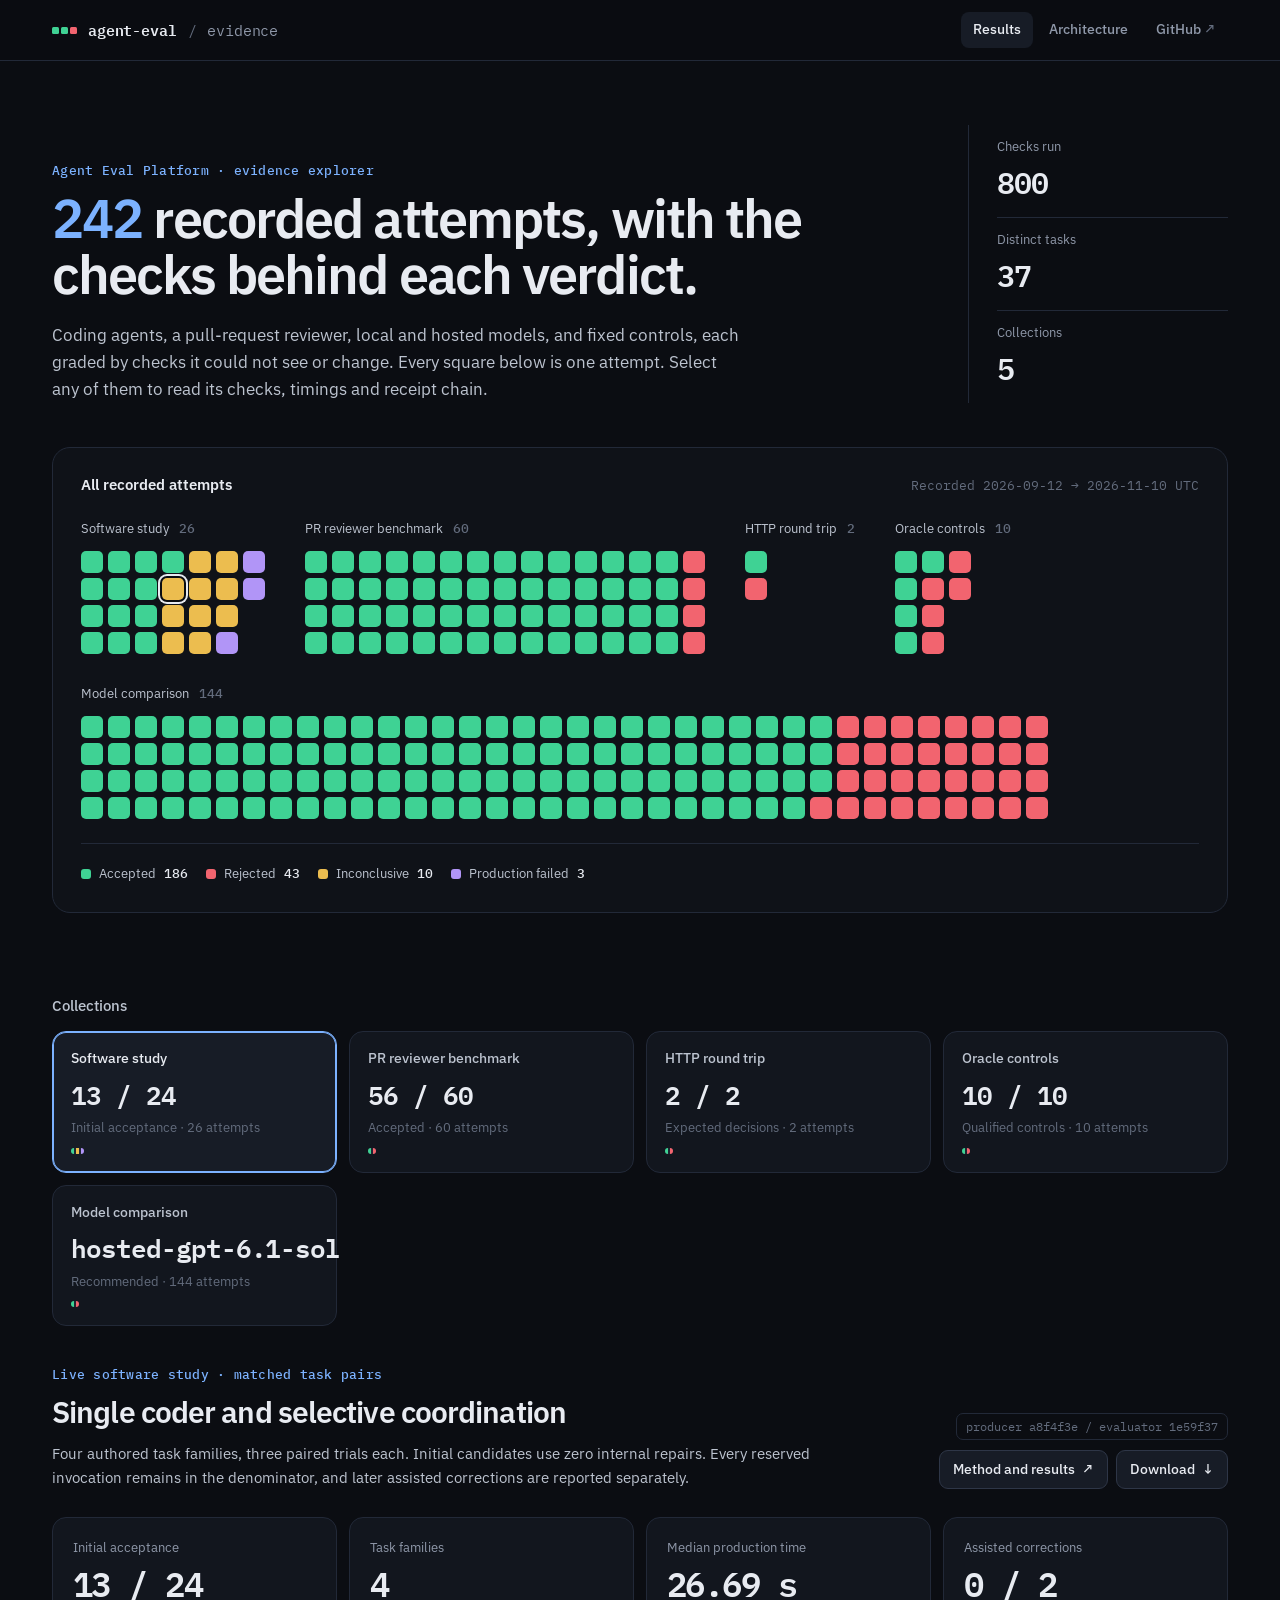
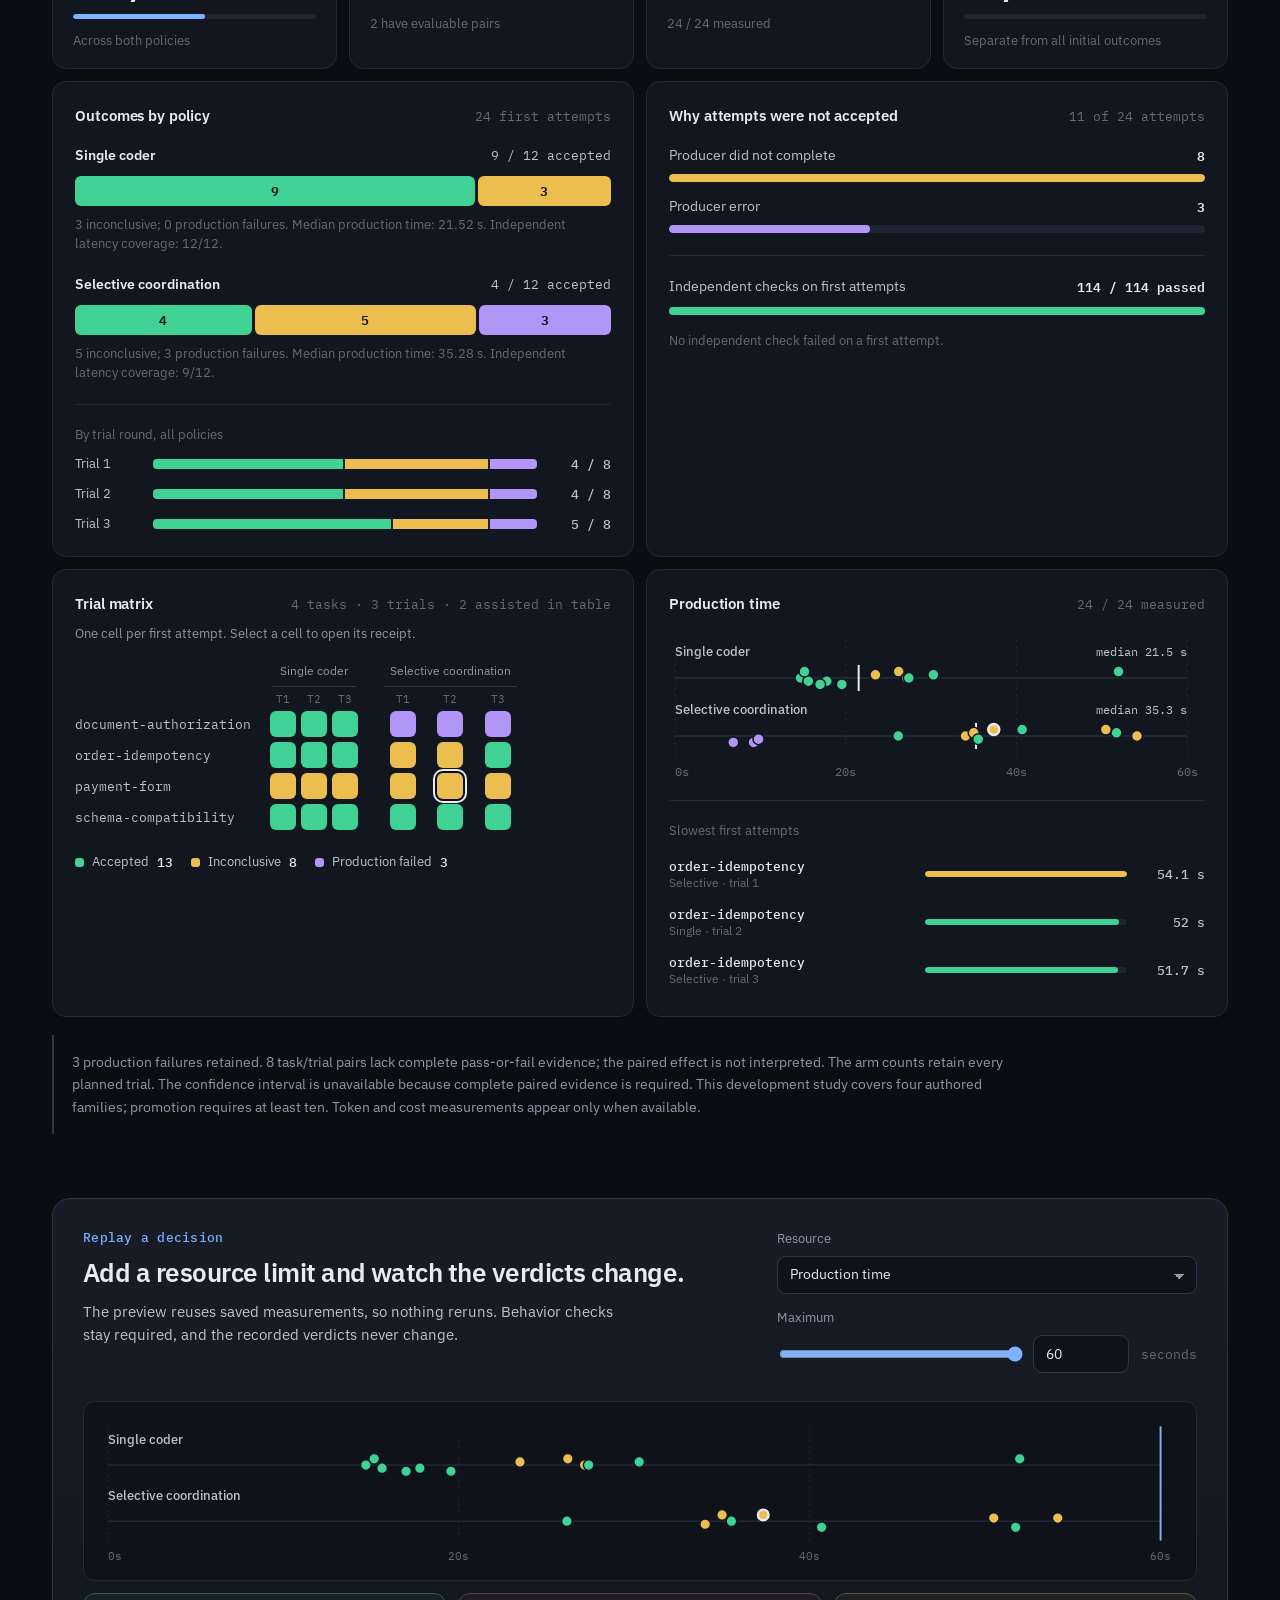
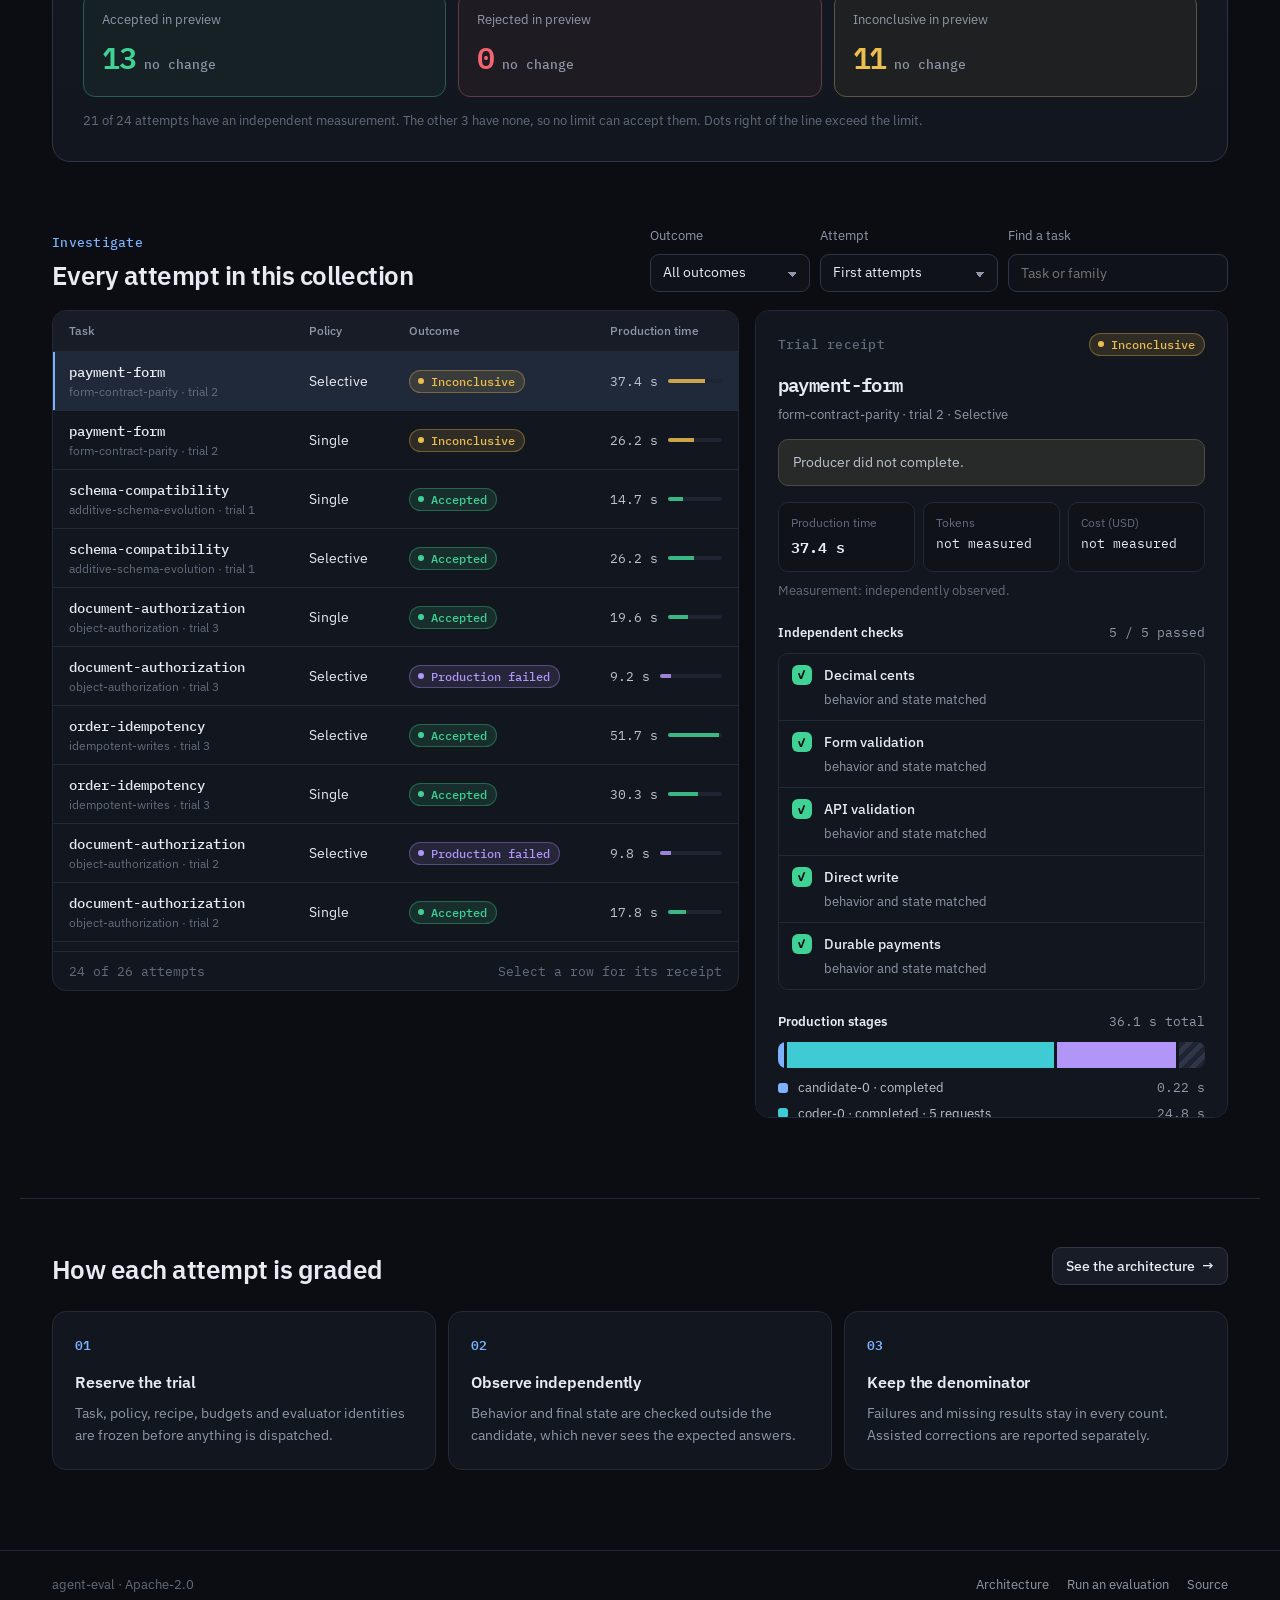
<file: docs/index.html>
<!doctype html>
<html lang="en">
<head>
  <meta charset="utf-8">
  <meta name="viewport" content="width=device-width, initial-scale=1">
  <meta name="description" content="Recorded agent evaluations: every trial, the independent checks behind each verdict, and replayable resource policies.">
  <meta name="theme-color" content="#0b0d12">
  <meta name="color-scheme" content="dark">
  <title>Evidence explorer · Agent Eval</title>
  <link rel="icon" href="favicon.svg" type="image/svg+xml">
  <link rel="preconnect" href="https://fonts.googleapis.com">
  <link rel="preconnect" href="https://fonts.gstatic.com" crossorigin>
  <link rel="stylesheet" href="https://fonts.googleapis.com/css2?family=IBM+Plex+Mono:wght@400;500;600&family=IBM+Plex+Sans:wght@400;500;600;700&display=swap">
  <link rel="stylesheet" href="site.css">
  <script src="evidence.mjs" type="module"></script>
</head>
<body>
  <header class="site-header">
    <div class="wrap header-inner">
      <a class="wordmark" href="./" aria-label="Agent Eval evidence explorer"><span class="mark" aria-hidden="true"><i></i><i></i><i></i></span>agent-eval<span class="slash">/</span><span class="page">evidence</span></a>
      <nav class="site-nav" aria-label="Primary">
        <a href="./" aria-current="page">Results</a>
        <a href="architecture.html">Architecture</a>
        <a href="https://github.com/wuchris-ch/agent-eval-platform">GitHub<span class="ext" aria-hidden="true">↗</span></a>
      </nav>
    </div>
  </header>

  <main>
    <section class="wrap hero" aria-labelledby="hero-title">
      <div class="hero-grid">
        <div>
          <p class="kicker">Agent Eval Platform · evidence explorer</p>
          <h1 id="hero-title">Recorded attempts, with the checks behind each verdict.</h1>
          <p class="lead">Coding agents, a pull-request reviewer, local and hosted models, and fixed controls, each graded by checks it could not see or change. Every square below is one attempt. Select any of them to read its checks, timings and receipt chain.</p>
        </div>
        <dl class="hero-stats" id="hero-stats"></dl>
      </div>
      <div class="overview">
        <div class="overview-head">
          <h2>All recorded attempts</h2>
          <p id="published">Loading evidence</p>
        </div>
        <div class="waffles" id="overview"></div>
        <ul class="legend" id="overview-legend"></ul>
      </div>
      <p class="status" id="status" role="status" aria-live="polite"></p>
    </section>

    <section class="wrap collections" aria-label="Evidence collections">
      <div class="section-label"><h2>Collections</h2></div>
      <div class="tabs" id="tabs" role="tablist" aria-label="Evidence collection"></div>
    </section>

    <section class="wrap collection" id="collection" aria-labelledby="collection-title">
      <div class="collection-head">
        <div>
          <p class="kicker" id="kind"></p>
          <h2 id="collection-title">Loading</h2>
          <p class="description" id="description"></p>
        </div>
        <div class="collection-links">
          <span class="revision" id="revision"></span>
          <div class="link-row">
            <a class="btn" id="report-link">Method and results <span aria-hidden="true">↗</span></a>
            <a class="btn" id="download" download>Download <span aria-hidden="true">↓</span></a>
          </div>
        </div>
      </div>
      <div class="metrics" id="metrics"></div>
      <div class="charts">
        <article class="card span-6">
          <div class="card-head"><h3>Outcomes by policy</h3><p id="arms-meta"></p></div>
          <div id="arms"></div>
          <div class="by-trial" id="by-trial"></div>
        </article>
        <article class="card span-6">
          <div class="card-head"><h3>Why attempts were not accepted</h3><p id="reasons-meta"></p></div>
          <div id="reasons"></div>
          <div class="checks-summary" id="checks-summary"></div>
        </article>
        <article class="card span-6" id="matrix-card">
          <div class="card-head"><h3>Trial matrix</h3><p id="matrix-meta"></p></div>
          <p class="card-note">One cell per first attempt. Select a cell to open its receipt.</p>
          <div class="matrix-scroll"><div class="matrix-blocks" id="matrix"></div></div>
          <ul class="legend matrix-legend" id="matrix-legend"></ul>
        </article>
        <article class="card span-6" id="timing-card">
          <div class="card-head"><h3 id="timing-title">Timing</h3><p id="timing-meta"></p></div>
          <div id="timing"></div>
          <div class="slowest" id="slowest"></div>
        </article>
      </div>
      <p class="inference" id="inference"></p>
    </section>

    <section class="wrap policy" id="policy-section" aria-labelledby="policy-title" hidden>
      <div class="policy-card">
        <div class="policy-top">
          <div>
            <p class="kicker">Replay a decision</p>
            <h2 id="policy-title">Add a resource limit and watch the verdicts change.</h2>
            <p>The preview reuses saved measurements, so nothing reruns. Behavior checks stay required, and the recorded verdicts never change.</p>
          </div>
          <div class="controls">
            <label class="field">Resource
              <select id="policy-metric">
                <option value="latency_ms">Production time</option>
                <option value="total_tokens">Total tokens</option>
                <option value="cost_usd">Cost (USD)</option>
                <option value="none">Behavior checks only</option>
              </select>
            </label>
            <div class="field">
              <label for="policy-limit">Maximum</label>
              <div class="limit-row">
                <input id="policy-range" type="range" min="0" max="60" step="0.5" value="60" aria-label="Maximum, slider">
                <input id="policy-limit" type="number" min="0" step="any" value="60">
                <span class="unit" id="policy-unit">seconds</span>
              </div>
            </div>
          </div>
        </div>
        <div class="policy-plot" id="policy-plot"></div>
        <div class="policy-result" id="policy-preview"></div>
        <p class="policy-note" id="policy-note">A limit needs an independent measurement. Attempts without one become inconclusive in the preview.</p>
      </div>
    </section>

    <section class="wrap trials" id="trials" aria-labelledby="trials-title">
      <div class="trials-head">
        <div>
          <p class="kicker">Investigate</p>
          <h2 id="trials-title">Every attempt in this collection</h2>
        </div>
        <div class="filters">
          <label class="field">Outcome
            <select id="outcome">
              <option value="all">All outcomes</option>
              <option value="pass">Accepted</option>
              <option value="fail">Rejected</option>
              <option value="inconclusive">Inconclusive</option>
              <option value="production_failed">Production failed</option>
              <option value="pending">Pending</option>
            </select>
          </label>
          <label class="field">Attempt
            <select id="attempt">
              <option value="initial">First attempts</option>
              <option value="assisted_correction">Assisted corrections</option>
              <option value="all">All attempts</option>
            </select>
          </label>
          <label class="field search">Find a task
            <input id="search" type="search" placeholder="Task or family" autocomplete="off">
          </label>
        </div>
      </div>
      <div class="trial-layout">
        <div class="table-card">
          <div class="table-scroll">
            <table>
              <thead><tr><th scope="col">Task</th><th scope="col">Policy</th><th scope="col">Outcome</th><th scope="col" id="latency-heading">Time</th></tr></thead>
              <tbody id="rows"></tbody>
            </table>
            <p id="empty" hidden>No attempts match these filters.</p>
          </div>
          <div class="table-foot"><span id="row-count"></span><span>Select a row for its receipt</span></div>
        </div>
        <aside class="receipt" id="detail" aria-live="polite" aria-label="Trial receipt"></aside>
      </div>
    </section>

    <section class="wrap method" aria-labelledby="method-title">
      <div class="method-head">
        <h2 id="method-title">How each attempt is graded</h2>
        <a class="btn" href="architecture.html">See the architecture <span aria-hidden="true">→</span></a>
      </div>
      <ol class="steps">
        <li><h3>Reserve the trial</h3><p>Task, policy, recipe, budgets and evaluator identities are frozen before anything is dispatched.</p></li>
        <li><h3>Observe independently</h3><p>Behavior and final state are checked outside the candidate, which never sees the expected answers.</p></li>
        <li><h3>Keep the denominator</h3><p>Failures and missing results stay in every count. Assisted corrections are reported separately.</p></li>
      </ol>
    </section>
  </main>

  <footer class="site-footer">
    <div class="wrap footer-inner">
      <span>agent-eval · Apache-2.0</span>
      <nav aria-label="Footer">
        <a href="architecture.html">Architecture</a>
        <a href="https://github.com/wuchris-ch/agent-eval-platform#reproduce">Run an evaluation</a>
        <a href="https://github.com/wuchris-ch/agent-eval-platform">Source</a>
      </nav>
    </div>
  </footer>
  <div class="tooltip" id="tooltip" role="tooltip" hidden></div>
</body>
</html>
</file>
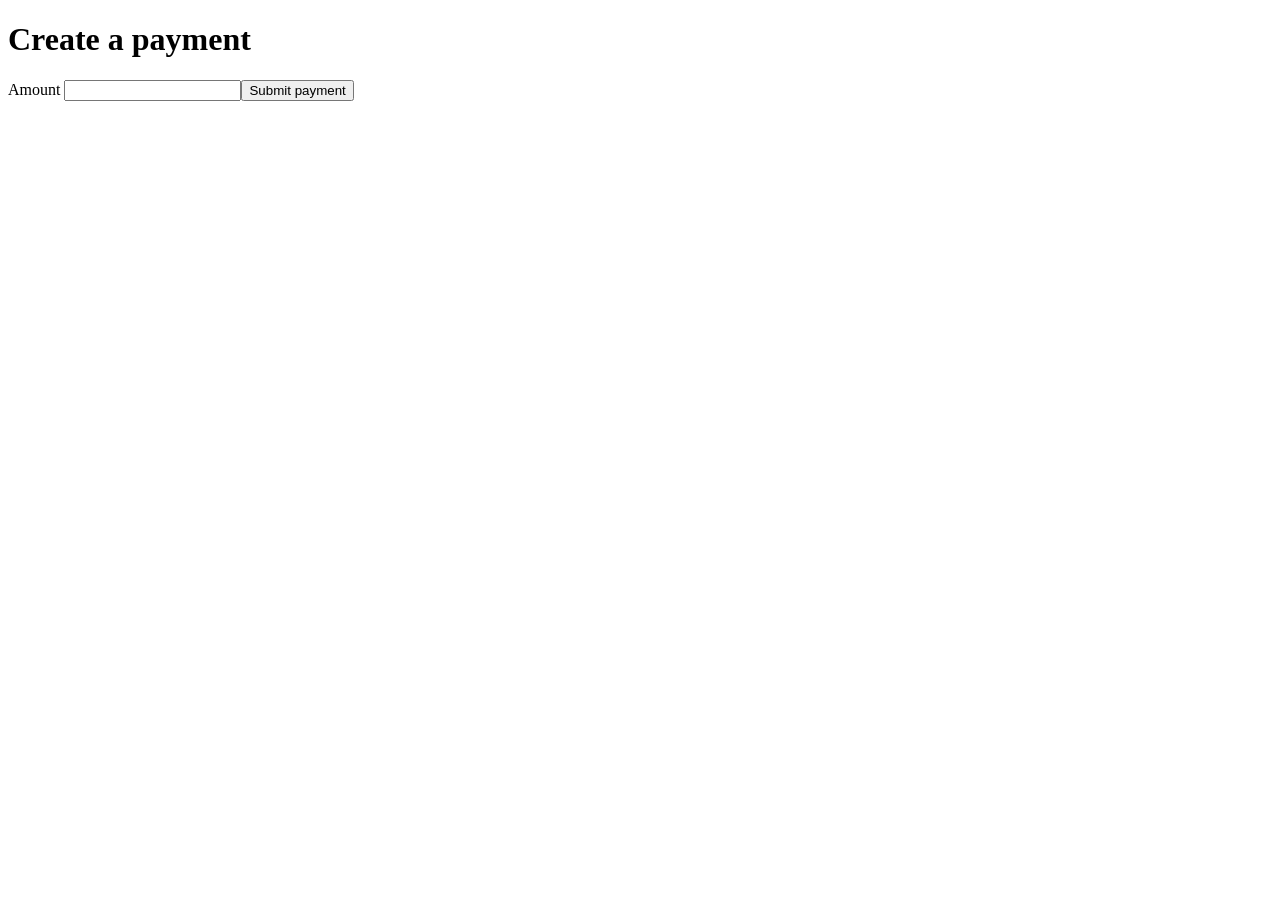
<file: benchmarks/software-corpus/v1/tasks/payment-form/public/index.html>
<!doctype html><html lang="en"><head><meta charset="utf-8"><meta name="viewport" content="width=device-width,initial-scale=1"><title>Payment form</title></head><body><main><h1>Create a payment</h1><form id="payment"><label>Amount <input id="amount" inputmode="decimal" aria-describedby="error"></label><button>Submit payment</button></form><p id="error" role="alert"></p><output id="receipt" aria-live="polite"></output></main><script type="module">import {submitForm} from './client.mjs';document.querySelector('#payment').onsubmit=async event=>{event.preventDefault();const result=await submitForm(document.querySelector('#amount').value,async payload=>{const response=await fetch('/payments',{method:'POST',headers:{'content-type':'application/json'},body:JSON.stringify(payload)});return response.json();});document.querySelector('#error').textContent=result.field_error||'';document.querySelector('#receipt').textContent=result.receipt?`Payment ${result.receipt.id}: $${(result.receipt.amount_minor/100).toFixed(2)}`:'';};</script></body></html>
</file>
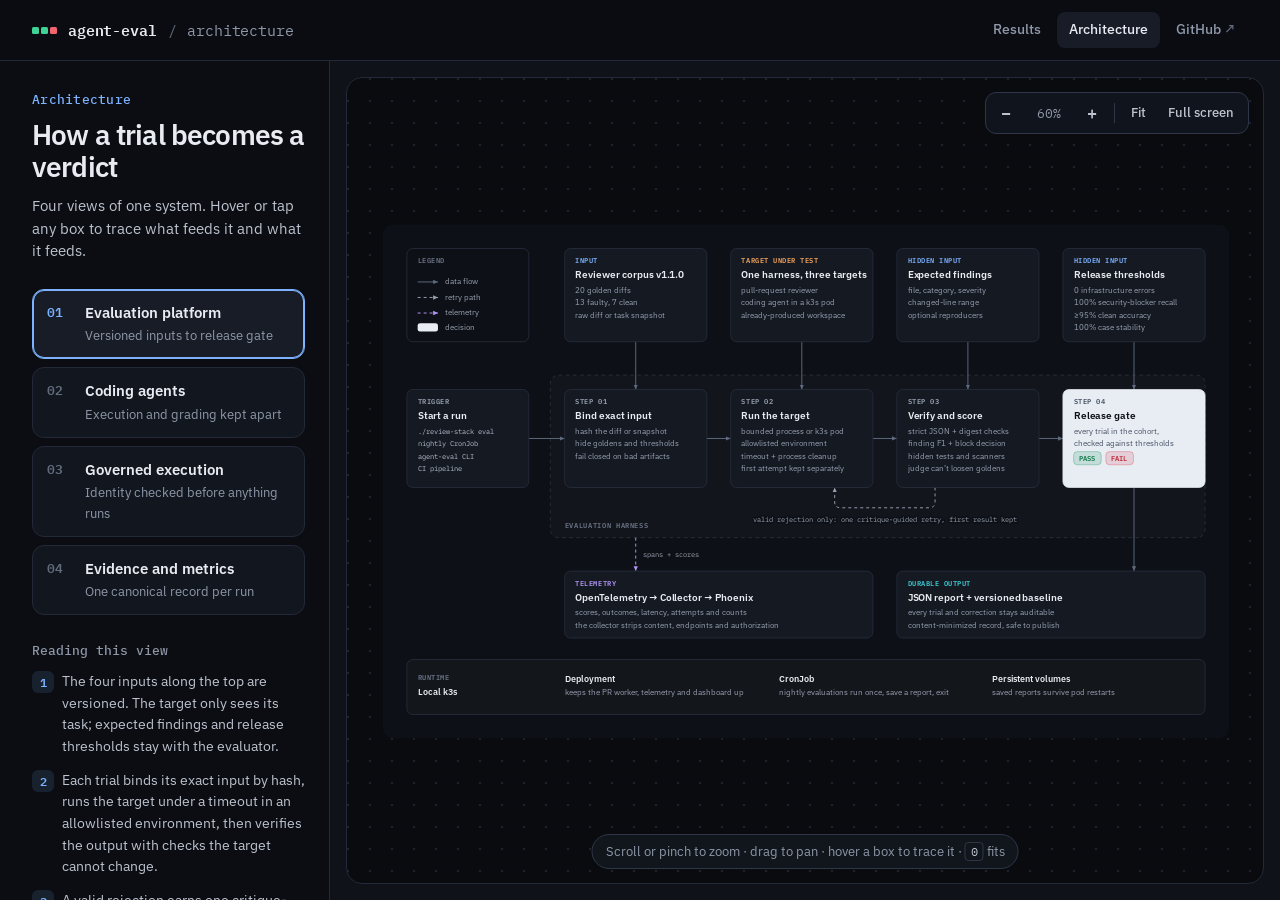
<file: docs/architecture.html>
<!doctype html>
<html lang="en">
<head>
  <meta charset="utf-8">
  <meta name="viewport" content="width=device-width, initial-scale=1">
  <meta name="description" content="Interactive architecture diagrams for the Agent Eval platform: how a trial moves from versioned input to recorded verdict.">
  <meta name="theme-color" content="#0b0d12">
  <meta name="color-scheme" content="dark">
  <title>Architecture · Agent Eval</title>
  <link rel="icon" href="favicon.svg" type="image/svg+xml">
  <link rel="preconnect" href="https://fonts.googleapis.com">
  <link rel="preconnect" href="https://fonts.gstatic.com" crossorigin>
  <link rel="stylesheet" href="https://fonts.googleapis.com/css2?family=IBM+Plex+Mono:wght@400;500;600&family=IBM+Plex+Sans:wght@400;500;600;700&display=swap">
  <link rel="stylesheet" href="site.css">
  <script src="architecture.mjs" type="module"></script>
</head>
<body class="arch-body">
  <header class="site-header">
    <div class="header-inner wide">
      <a class="wordmark" href="./" aria-label="Agent Eval evidence explorer"><span class="mark" aria-hidden="true"><i></i><i></i><i></i></span>agent-eval<span class="slash">/</span><span class="page">architecture</span></a>
      <nav class="site-nav" aria-label="Primary">
        <a href="./">Results</a>
        <a href="architecture.html" aria-current="page">Architecture</a>
        <a href="https://github.com/wuchris-ch/agent-eval-platform">GitHub<span class="ext" aria-hidden="true">↗</span></a>
      </nav>
    </div>
  </header>

  <div class="arch-layout">
    <aside class="arch-side">
      <div class="arch-intro">
        <p class="kicker">Architecture</p>
        <h1>How a trial becomes a verdict</h1>
        <p class="lead">Four views of one system. Hover or tap any box to trace what feeds it and what it feeds.</p>
      </div>

      <ul class="diagram-list" aria-label="Diagrams">
        <li><button type="button" class="diagram-item" data-diagram="platform" data-src="local-review-platform.svg" aria-current="true"><span class="n">01</span><strong>Evaluation platform</strong><span>Versioned inputs to release gate</span></button></li>
        <li><button type="button" class="diagram-item" data-diagram="coding" data-src="coding-agent-evaluation.svg" aria-current="false"><span class="n">02</span><strong>Coding agents</strong><span>Execution and grading kept apart</span></button></li>
        <li><button type="button" class="diagram-item" data-diagram="governance" data-src="governed-run.svg" aria-current="false"><span class="n">03</span><strong>Governed execution</strong><span>Identity checked before anything runs</span></button></li>
        <li><button type="button" class="diagram-item" data-diagram="metrics" data-src="metrics-flow.svg" aria-current="false"><span class="n">04</span><strong>Evidence and metrics</strong><span>One canonical record per run</span></button></li>
      </ul>

      <section class="reading" aria-live="polite">
        <h2>Reading this view</h2>
        <ol data-for="platform">
          <li>The four inputs along the top are versioned. The target only sees its task; expected findings and release thresholds stay with the evaluator.</li>
          <li>Each trial binds its exact input by hash, runs the target under a timeout in an allowlisted environment, then verifies the output with checks the target cannot change.</li>
          <li>A valid rejection earns one critique-guided retry. The first result is kept and reported separately.</li>
          <li>The release gate turns the whole cohort into PASS or FAIL and writes an auditable JSON report. Telemetry leaves through a collector that strips content.</li>
        </ol>
        <ol data-for="coding" hidden>
          <li>The agent edits a workspace inside its own pod, and its provider log streams out as JSONL while it works.</li>
          <li>After exit or timeout, leftover processes are stopped. The workspace is copied only after three clean process scans.</li>
          <li>Three independent sources examine the result: usage and timing, hidden tests run from a separate evaluator pod over one TCP port, and static inspection of the workspace.</li>
          <li>The acceptance policy needs all of them. Missing evidence fails closed and is still recorded as an explicit outcome.</li>
        </ol>
        <ol data-for="governance" hidden>
          <li>Admission comes before any side effect: no cluster setup, image work, credential loading or model call until the request, policy and registered identities pass.</li>
          <li>An admitted request gets a private snapshot of the exact task tree, used for this run only.</li>
          <li>Right before execution, the task, image, recipe and scanner identities are recomputed. Any mismatch stops the run.</li>
          <li>Both gates record their denials, so refused runs stay visible.</li>
        </ol>
        <ol data-for="metrics" hidden>
          <li><code>results.json</code> is the canonical record of a run. Missing values are explicit nulls, so a gap never reads as a zero.</li>
          <li><code>metrics.db</code> is a query projection over completed runs, used by compare and report.</li>
          <li><code>verify-run</code> recomputes the record and cross-checks it.</li>
          <li>OpenTelemetry export is optional, content-minimized and lossy, so it never stands in for the record.</li>
        </ol>
      </section>

      <div class="line-legend" aria-label="Legend">
        <div><svg width="34" height="10" aria-hidden="true"><path d="M1 5 H27" stroke="#5f6a7f" stroke-width="1.6"/><path d="M26 1 L33 5 L26 9 Z" fill="#5f6a7f"/></svg>Data flow</div>
        <div><svg width="34" height="10" aria-hidden="true"><path d="M1 5 H27" stroke="#98a1b1" stroke-width="1.6" stroke-dasharray="4 4"/><path d="M26 1 L33 5 L26 9 Z" fill="#98a1b1"/></svg>Retry path</div>
        <div><svg width="34" height="10" aria-hidden="true"><path d="M1 5 H27" stroke="#b195f7" stroke-width="1.6" stroke-dasharray="4 4"/><path d="M26 1 L33 5 L26 9 Z" fill="#b195f7"/></svg>Telemetry or optional export</div>
        <div><svg width="34" height="10" aria-hidden="true"><path d="M1 5 H27" stroke="#f2646f" stroke-width="1.6" stroke-dasharray="4 4"/><path d="M26 1 L33 5 L26 9 Z" fill="#f2646f"/></svg>Denial</div>
        <div><span class="box" aria-hidden="true"></span>Decision point</div>
      </div>
    </aside>

    <section class="stage-wrap" aria-label="Diagram viewer">
      <div class="stage" id="stage">
        <div class="canvas" id="canvas"></div>
        <div class="toolbar" role="group" aria-label="Diagram controls">
          <button type="button" class="icon" data-action="zoom-out" aria-label="Zoom out">−</button>
          <output id="zoom-level" aria-live="polite">100%</output>
          <button type="button" class="icon" data-action="zoom-in" aria-label="Zoom in">+</button>
          <span class="sep" aria-hidden="true"></span>
          <button type="button" data-action="fit">Fit</button>
          <button type="button" class="fs" data-action="fullscreen">Full screen</button>
        </div>
        <p class="hint">Scroll or pinch to zoom · drag to pan · hover a box to trace it · <kbd>0</kbd> fits</p>
      </div>
      <p class="stage-caption">Pinch to zoom, drag to pan, tap a box to trace it.</p>
    </section>
  </div>
</body>
</html>
</file>
<file: docs/site.css>
/* Agent Eval site styles, shared by the evidence explorer and the architecture page. */
:root {
  color-scheme: dark;
  --bg: #0b0d12;
  --bg-raise: #0f1218;
  --panel: #12161e;
  --panel-2: #171c26;
  --panel-3: #1e2431;
  --line: #222938;
  --line-2: #2e3647;
  --text: #e8ebf1;
  --text-2: #bcc3cf;
  --muted: #8f98a9;
  --faint: #636c7d;
  --accent: #7cb2ff;
  --accent-strong: #a6cbff;
  --accent-bg: rgba(124, 178, 255, 0.12);
  --pass: #3fd294;
  --fail: #f2646f;
  --inconclusive: #ecbd4f;
  --production_failed: #b195f7;
  --pending: #5f6879;
  --sans: "IBM Plex Sans", -apple-system, BlinkMacSystemFont, "Segoe UI", Helvetica, Arial, sans-serif;
  --mono: "IBM Plex Mono", ui-monospace, "SF Mono", Menlo, Consolas, monospace;
  --radius: 14px;
  --wrap: 1240px;
}

* { box-sizing: border-box; }
html { -webkit-text-size-adjust: 100%; }
body {
  margin: 0;
  font: 15px/1.55 var(--sans);
  color: var(--text);
  background: var(--bg);
  -webkit-font-smoothing: antialiased;
  font-feature-settings: "ss02";
}
a { color: var(--accent); text-decoration: none; }
a:hover { color: var(--accent-strong); text-decoration: underline; text-underline-offset: 3px; }
button, input, select { font: inherit; color: inherit; }
code, .mono { font-family: var(--mono); }
:focus-visible { outline: 2px solid var(--accent); outline-offset: 3px; border-radius: 4px; }
[hidden] { display: none !important; }
section[id], .receipt { scroll-margin-top: 76px; }
@media (prefers-reduced-motion: reduce) { * { transition: none !important; scroll-behavior: auto !important; } }
.wrap { width: 100%; max-width: var(--wrap); margin: 0 auto; padding: 0 32px; }
.sr-only { position: absolute; width: 1px; height: 1px; overflow: hidden; clip: rect(0 0 0 0); white-space: nowrap; }

/* Header */
.site-header {
  position: sticky; top: 0; z-index: 20;
  background: rgba(11, 13, 18, 0.86);
  backdrop-filter: saturate(140%) blur(12px);
  -webkit-backdrop-filter: saturate(140%) blur(12px);
  border-bottom: 1px solid var(--line);
}
.header-inner { display: flex; align-items: center; justify-content: space-between; height: 60px; }
.header-inner.wide { padding: 0 32px; }
.wordmark { display: inline-flex; align-items: center; gap: 11px; white-space: nowrap; font: 600 15px var(--mono); color: var(--text); letter-spacing: -0.01em; }
.wordmark:hover { color: var(--text); text-decoration: none; }
.wordmark .mark { display: inline-grid; grid-template-columns: repeat(3, 7px); gap: 2px; }
.wordmark .mark i { width: 7px; height: 7px; border-radius: 1.5px; background: var(--pass); }
.wordmark .mark i:last-child { background: var(--fail); }
.wordmark .slash { color: var(--faint); font-weight: 400; }
.wordmark .page { color: var(--muted); font-weight: 400; }
.site-nav { display: flex; gap: 4px; }
.site-nav a { padding: 7px 12px; border-radius: 8px; color: var(--muted); font-size: 14px; font-weight: 500; }
.site-nav a:hover { color: var(--text); background: var(--panel-2); text-decoration: none; }
.site-nav a[aria-current="page"] { color: var(--text); background: var(--panel-2); }
.site-nav .ext { color: var(--faint); margin-left: 3px; }

/* Shared type */
.kicker { margin: 0 0 12px; font: 500 12.5px var(--mono); color: var(--accent); letter-spacing: 0.02em; }
h1, h2, h3 { margin: 0; letter-spacing: -0.02em; font-weight: 600; }
h2 { font-size: 26px; line-height: 1.2; }
h3 { font-size: 15px; letter-spacing: -0.005em; }
.muted { color: var(--muted); }
.faint { color: var(--faint); }

/* Outcome color helpers */
.o-pass { --o: var(--pass); }
.o-fail { --o: var(--fail); }
.o-inconclusive { --o: var(--inconclusive); }
.o-production_failed { --o: var(--production_failed); }
.o-pending { --o: var(--pending); }
.pill {
  display: inline-flex; align-items: center; gap: 7px; padding: 3px 9px 3px 8px;
  border-radius: 999px; font: 500 12px var(--mono); white-space: nowrap;
  color: var(--o); background: color-mix(in srgb, var(--o) 13%, transparent);
  border: 1px solid color-mix(in srgb, var(--o) 34%, transparent);
}
.pill::before { content: ""; width: 6px; height: 6px; border-radius: 50%; background: var(--o); }
.legend { display: flex; flex-wrap: wrap; gap: 8px 18px; margin: 0; padding: 0; list-style: none; font-size: 13px; color: var(--text-2); }
.legend li { display: inline-flex; align-items: center; gap: 8px; }
.legend .swatch { width: 10px; height: 10px; border-radius: 3px; background: var(--o); }
.legend b { font: 500 13px var(--mono); color: var(--text); }

/* Hero */
.hero { padding-top: 64px; padding-bottom: 28px; }
.hero h1 { font-size: clamp(34px, 4.6vw, 54px); line-height: 1.04; letter-spacing: -0.035em; max-width: 900px; }
.hero h1 .num { color: var(--accent); }
.hero-grid { display: grid; grid-template-columns: minmax(0, 1fr) 260px; gap: 40px; align-items: end; }
.hero-stats { margin: 0; display: grid; gap: 0; border-left: 1px solid var(--line); padding-left: 28px; }
.hero-stats div { padding: 12px 0; border-bottom: 1px solid var(--line); }
.hero-stats div:last-child { border-bottom: 0; }
.hero-stats dt { font-size: 13px; color: var(--muted); }
.hero-stats dd { margin: 2px 0 0; font: 600 30px var(--mono); letter-spacing: -0.04em; color: var(--text); }
.hero .lead { max-width: 690px; margin: 20px 0 0; font-size: 17px; line-height: 1.6; color: var(--text-2); }
.overview { margin-top: 44px; padding: 28px; border: 1px solid var(--line); border-radius: 18px; background: var(--bg-raise); }
.overview-head { display: flex; justify-content: space-between; align-items: baseline; gap: 20px; margin-bottom: 22px; flex-wrap: wrap; }
.overview-head h2 { font-size: 15px; letter-spacing: 0; }
.overview-head p { margin: 0; font-size: 13px; color: var(--faint); font-family: var(--mono); }
.waffles { display: flex; flex-wrap: wrap; gap: 30px 40px; align-items: flex-start; }
.waffle-group { min-width: 0; }
.waffle-head { display: flex; align-items: baseline; gap: 10px; margin-bottom: 12px; font-size: 13px; color: var(--text-2); white-space: nowrap; }
.waffle-head b { font: 500 13px var(--mono); color: var(--faint); }
.waffle { --cell: 22px; display: grid; grid-auto-flow: column; grid-template-rows: repeat(4, var(--cell)); grid-auto-columns: var(--cell); gap: 5px; }
.cell {
  width: var(--cell); height: var(--cell); padding: 0; border: 0; border-radius: 5px; cursor: pointer;
  background: var(--o); transition: transform 0.12s ease, box-shadow 0.12s ease;
}
.cell:hover, .cell:focus-visible { transform: scale(1.18); box-shadow: 0 0 0 2px var(--bg), 0 0 0 4px var(--o); outline: none; position: relative; z-index: 1; }
.cell.is-selected { box-shadow: 0 0 0 2px var(--bg), 0 0 0 4px var(--text); }
.overview .legend { margin-top: 24px; padding-top: 20px; border-top: 1px solid var(--line); }

/* Collection tabs */
.collections { padding-top: 56px; }
.section-label { display: flex; align-items: baseline; justify-content: space-between; gap: 16px; margin-bottom: 16px; }
.section-label h2 { font-size: 15px; letter-spacing: 0; color: var(--text-2); font-weight: 500; }
.tabs { display: grid; grid-template-columns: repeat(4, minmax(0, 1fr)); gap: 12px; }
.tab {
  display: flex; flex-direction: column; gap: 10px; text-align: left; padding: 16px 18px 18px;
  border: 1px solid var(--line); border-radius: var(--radius); background: var(--panel); cursor: pointer;
  transition: border-color 0.15s ease, background 0.15s ease;
}
.tab:hover { border-color: var(--line-2); background: var(--panel-2); }
.tab[aria-selected="true"] { border-color: var(--accent); background: var(--panel-2); box-shadow: inset 0 0 0 1px var(--accent); }
.tab-name { font-weight: 500; font-size: 14px; color: var(--text-2); }
.tab-value { font: 600 26px/1.1 var(--mono); letter-spacing: -0.04em; color: var(--text); white-space: nowrap; }
.tab-meta { font-size: 12.5px; color: var(--faint); }
.tab[aria-selected="true"] .tab-name { color: var(--text); }
.stack { display: flex; height: 6px; border-radius: 99px; overflow: hidden; background: var(--panel-3); gap: 2px; }
.stack span { background: var(--o); min-width: 3px; }

/* Collection detail */
.collection { padding-top: 40px; }
.collection-head { display: grid; grid-template-columns: minmax(0, 1fr) auto; gap: 24px 40px; align-items: end; }
.collection-head h2 { font-size: 30px; letter-spacing: -0.03em; }
.collection-head .description { margin: 12px 0 0; max-width: 760px; color: var(--text-2); font-size: 15px; }
.collection-links { display: flex; flex-direction: column; align-items: flex-end; gap: 10px; }
.revision { font: 12px var(--mono); color: var(--faint); padding: 5px 9px; border: 1px solid var(--line); border-radius: 7px; white-space: nowrap; }
.link-row { display: flex; gap: 8px; }
.btn {
  display: inline-flex; align-items: center; gap: 7px; padding: 8px 13px; border-radius: 9px; font-size: 13.5px; font-weight: 500;
  color: var(--text); border: 1px solid var(--line-2); background: var(--panel-2); white-space: nowrap; cursor: pointer;
}
.btn:hover { text-decoration: none; color: var(--text); border-color: var(--faint); }
.btn.primary { background: var(--accent); color: #08101f; border-color: var(--accent); }
.btn.primary:hover { background: var(--accent-strong); border-color: var(--accent-strong); color: #08101f; }
.btn:not([href]) { display: none; }

.metrics { display: grid; grid-template-columns: repeat(4, minmax(0, 1fr)); gap: 12px; margin-top: 28px; }
.metric { padding: 20px 20px 18px; border: 1px solid var(--line); border-radius: var(--radius); background: var(--panel); min-width: 0; }
.metric-label { font-size: 13px; color: var(--muted); }
.metric-value { margin: 8px 0 12px; font: 600 34px/1.05 var(--mono); letter-spacing: -0.045em; color: var(--text); overflow-wrap: anywhere; }
.metric-value.is-long { font-size: 25px; line-height: 1.36; }
.metric-value.is-fail { color: var(--fail); }
.metric-value.is-pass { color: var(--pass); }
.metric-note { font-size: 12.5px; color: var(--faint); }
.meter { height: 5px; border-radius: 99px; background: var(--panel-3); overflow: hidden; margin-bottom: 12px; }
.meter span { display: block; height: 100%; border-radius: 99px; background: var(--accent); }

.charts { display: grid; grid-template-columns: repeat(12, minmax(0, 1fr)); gap: 12px; margin-top: 12px; }
.card { border: 1px solid var(--line); border-radius: var(--radius); background: var(--panel); padding: 22px; min-width: 0; }
.card-head { display: flex; justify-content: space-between; align-items: baseline; gap: 12px; margin-bottom: 18px; }
.card-head p { margin: 0; font: 12.5px var(--mono); color: var(--faint); white-space: nowrap; }
.card-note { margin: -10px 0 18px; font-size: 13px; color: var(--muted); }
.span-5 { grid-column: span 5; }
.span-7 { grid-column: span 7; }
.span-6 { grid-column: span 6; }
.span-12 { grid-column: span 12; }

.arm + .arm { margin-top: 22px; }
.arm-top { display: flex; justify-content: space-between; align-items: baseline; gap: 12px; margin-bottom: 9px; }
.arm-top strong { font-size: 14px; font-weight: 600; }
.arm-top span { font: 13px var(--mono); color: var(--text-2); white-space: nowrap; }
.arm-bar { display: flex; height: 30px; gap: 3px; }
.arm-bar span {
  display: flex; align-items: center; justify-content: center; min-width: 4px; border-radius: 6px;
  background: var(--o); color: #0b0d12; font: 600 12.5px var(--mono); overflow: hidden;
}
.arm small { display: block; margin-top: 9px; font-size: 12.5px; color: var(--faint); line-height: 1.5; }

.reason + .reason { margin-top: 14px; }
.reason-top { display: flex; justify-content: space-between; gap: 16px; font-size: 13.5px; color: var(--text-2); margin-bottom: 7px; }
.reason-top b { font: 600 13px var(--mono); color: var(--text); }
.reason-bar { height: 8px; border-radius: 99px; background: var(--panel-3); overflow: hidden; }
.reason-bar span { display: block; height: 100%; border-radius: 99px; background: var(--o); }
.empty-note { margin: 0; padding: 18px; border: 1px dashed var(--line-2); border-radius: 10px; color: var(--muted); font-size: 13.5px; }

.matrix-scroll { overflow-x: auto; padding-bottom: 4px; }
.matrix-blocks { display: flex; flex-wrap: wrap; gap: 24px 56px; }
.matrix-legend { margin-top: 18px; font-size: 12.5px; }
.matrix-legend .swatch { width: 9px; height: 9px; }
.by-trial:not(:empty) { margin-top: 22px; padding-top: 4px; border-top: 1px solid var(--line); }
.trial-row { display: grid; grid-template-columns: 64px minmax(0, 1fr) 60px; gap: 14px; align-items: center; }
.trial-row + .trial-row { margin-top: 10px; }
.trial-name { font-size: 13px; color: var(--text-2); }
.trial-row b { font: 500 13px var(--mono); color: var(--text-2); text-align: right; }
.stack.tall { height: 10px; border-radius: 4px; }
.checks-summary:not(:empty) { margin-top: 22px; padding-top: 20px; border-top: 1px solid var(--line); }
.cs-head { display: flex; justify-content: space-between; gap: 16px; font-size: 13.5px; color: var(--text-2); margin-bottom: 9px; }
.cs-head b { font: 600 13px var(--mono); color: var(--text); white-space: nowrap; }
.cs-meter { display: flex; gap: 3px; height: 8px; border-radius: 99px; overflow: hidden; }
.cs-meter span { background: var(--o); min-width: 4px; }
.cs-label { margin: 16px 0 10px; font-size: 12.5px; color: var(--faint); }
.cs-failed .reason + .reason { margin-top: 10px; }
.slowest:not(:empty) { margin-top: 14px; padding-top: 4px; border-top: 1px solid var(--line); }
.slow-row { display: grid; grid-template-columns: minmax(0, 1.2fr) minmax(60px, 1fr) 64px; gap: 14px; align-items: center; padding: 8px 10px; margin: 0 -10px; border: 0; border-radius: 8px; background: none; cursor: pointer; text-align: left; width: calc(100% + 20px); }
.slow-row:hover, .slow-row.is-selected { background: var(--panel-2); }
.slow-name { font: 500 13px var(--mono); color: var(--text); overflow: hidden; text-overflow: ellipsis; white-space: nowrap; }
.slow-name small { display: block; font: 12px var(--sans); color: var(--faint); }
.slow-bar { height: 6px; border-radius: 99px; background: var(--panel-3); overflow: hidden; }
.slow-bar span { display: block; height: 100%; border-radius: 99px; background: var(--o); }
.slow-row b { font: 500 13px var(--mono); color: var(--text-2); text-align: right; }
.matrix { display: grid; gap: 5px; align-items: center; width: max-content; }
.matrix .m-task { font: 12.5px var(--mono); color: var(--text-2); padding-right: 14px; white-space: nowrap; }
.matrix .m-arm { font-size: 12px; color: var(--muted); text-align: center; white-space: nowrap; border-bottom: 1px solid var(--line-2); padding-bottom: 6px; margin: 0 2px; }
.matrix .m-trial { font: 11px var(--mono); color: var(--faint); text-align: center; }
.matrix .cell { --cell: 26px; border-radius: 6px; justify-self: center; }
.matrix .m-gap { width: 26px; height: 26px; border-radius: 6px; border: 1px dashed var(--line-2); justify-self: center; }
.matrix .m-arm { padding-left: 6px; padding-right: 6px; }
.matrix .m-spacer { width: 14px; }

.plot { width: 100%; display: block; overflow: visible; }
.plot text { font-family: var(--mono); font-size: 11.5px; fill: var(--faint); }
.plot .p-label { font-family: var(--sans); font-size: 13px; fill: var(--text-2); font-weight: 500; }
.plot .p-median-label { fill: var(--text-2); }
.plot .p-axis { stroke: var(--line-2); }
.plot .p-grid { stroke: var(--line); stroke-dasharray: 2 4; }
.plot .p-band { fill: var(--bg-raise); }
.plot .p-dot { stroke: var(--panel); stroke-width: 1.5; cursor: pointer; transition: r 0.1s ease; }
.plot .p-dot:hover { r: 7; }
.plot .p-dot.is-selected { stroke: var(--text); stroke-width: 2.5; }
.plot .p-median { stroke: var(--text); stroke-width: 2; }
.plot .p-limit { stroke: var(--accent); stroke-width: 2; }
.plot .p-limit-label { fill: var(--accent); font-weight: 600; }
.plot .p-over { fill: rgba(242, 100, 111, 0.07); }

.inference { margin: 18px 0 0; padding: 16px 18px; border-left: 2px solid var(--line-2); color: var(--muted); font-size: 13.5px; line-height: 1.65; max-width: 980px; }
.inference strong { color: var(--text-2); font-weight: 600; }

/* Policy replay */
.policy { margin-top: 64px; }
.policy-card { border: 1px solid var(--line-2); border-radius: 18px; background: linear-gradient(180deg, var(--panel-2), var(--panel)); padding: 30px; }
.policy-top { display: grid; grid-template-columns: minmax(0, 1fr) minmax(320px, 420px); gap: 28px 48px; align-items: start; }
.policy-top h2 { font-size: 26px; }
.policy-top p:not(.kicker) { margin: 12px 0 0; color: var(--text-2); max-width: 560px; }
.controls { display: grid; gap: 14px; }
.field { display: grid; gap: 7px; font-size: 13px; color: var(--muted); }
.field select, .field input[type="number"], .field input[type="search"] {
  height: 38px; padding: 0 12px; border: 1px solid var(--line-2); border-radius: 9px; background: var(--bg-raise); color: var(--text); font-size: 14px;
}
.field select { appearance: none; padding-right: 34px; background-image: linear-gradient(45deg, transparent 50%, var(--muted) 50%), linear-gradient(135deg, var(--muted) 50%, transparent 50%); background-position: calc(100% - 17px) 17px, calc(100% - 12px) 17px; background-size: 5px 5px; background-repeat: no-repeat; }
.limit-row { display: grid; grid-template-columns: minmax(0, 1fr) 96px auto; gap: 12px; align-items: center; }
.limit-row .unit { font: 13px var(--mono); color: var(--faint); min-width: 54px; }
input[type="range"] { width: 100%; accent-color: var(--accent); height: 22px; }
input[type="range"]:disabled { opacity: 0.35; }
.policy-plot { margin-top: 28px; padding: 18px 18px 8px; border: 1px solid var(--line); border-radius: 12px; background: var(--bg-raise); }
.policy-result { display: grid; grid-template-columns: repeat(3, minmax(0, 1fr)); gap: 12px; margin-top: 12px; }
.result { padding: 16px 18px; border-radius: 12px; border: 1px solid color-mix(in srgb, var(--o) 30%, var(--line)); background: color-mix(in srgb, var(--o) 6%, var(--panel)); }
.result span { display: block; font-size: 13px; color: var(--muted); }
.result strong { display: inline-block; margin-top: 4px; font: 600 30px var(--mono); letter-spacing: -0.04em; color: var(--o); }
.result em { margin-left: 8px; font: normal 500 13px var(--mono); color: var(--muted); }
.policy-note { margin: 14px 0 0; font-size: 13px; color: var(--faint); }
.policy-error { margin: 0; color: var(--fail); font-size: 13.5px; }

/* Trials */
.trials { margin-top: 64px; }
.trials-head { display: flex; justify-content: space-between; align-items: end; gap: 24px; flex-wrap: wrap; margin-bottom: 18px; }
.trials-head h2 { font-size: 26px; }
.trials-head .kicker { margin-bottom: 10px; }
.filters { display: flex; gap: 10px; align-items: end; flex-wrap: wrap; }
.filters .field { min-width: 160px; }
.filters .search { min-width: 220px; }
.trial-layout { display: grid; grid-template-columns: minmax(0, 1.45fr) minmax(320px, 1fr); gap: 16px; align-items: start; }
.table-card { border: 1px solid var(--line); border-radius: var(--radius); background: var(--panel); overflow: hidden; }
.table-scroll { max-height: 640px; overflow: auto; }
.table-foot { display: flex; justify-content: space-between; padding: 11px 16px; border-top: 1px solid var(--line); font: 12.5px var(--mono); color: var(--faint); }
table { width: 100%; border-collapse: collapse; font-size: 13.5px; }
thead th {
  position: sticky; top: 0; z-index: 1; text-align: left; padding: 11px 16px; font-size: 12px; font-weight: 500; color: var(--muted);
  background: var(--panel-2); border-bottom: 1px solid var(--line);
}
tbody td { padding: 11px 16px; border-bottom: 1px solid var(--line); vertical-align: middle; }
tbody tr { cursor: pointer; transition: background 0.1s ease; }
tbody tr:hover { background: var(--panel-2); }
tbody tr.is-selected { background: var(--accent-bg); box-shadow: inset 2px 0 0 var(--accent); }
tbody tr:last-child td { border-bottom: 0; }
.row-button { display: block; padding: 0; border: 0; background: none; text-align: left; cursor: pointer; font: 500 13.5px var(--mono); color: var(--text); }
.row-button small { display: block; margin-top: 3px; font: 12px var(--sans); color: var(--faint); }
.time-cell { display: flex; align-items: center; gap: 10px; font: 13px var(--mono); color: var(--text-2); white-space: nowrap; }
.time-bar { flex: 1; min-width: 40px; max-width: 90px; height: 4px; border-radius: 99px; background: var(--panel-3); overflow: hidden; }
.time-bar span { display: block; height: 100%; background: var(--o); opacity: 0.85; }
.not-measured { color: var(--faint); font-family: var(--mono); font-size: 12.5px; }
#empty { margin: 0; padding: 28px 16px; color: var(--muted); font-size: 14px; text-align: center; }

.receipt { position: sticky; top: 76px; max-height: calc(100vh - 92px); overflow: auto; border: 1px solid var(--line); border-radius: var(--radius); background: var(--panel); padding: 22px; }
.receipt-top { display: flex; justify-content: space-between; align-items: center; gap: 12px; }
.receipt-top .kicker { margin: 0; color: var(--faint); }
.receipt h3 { margin-top: 14px; font: 600 19px var(--mono); letter-spacing: -0.03em; overflow-wrap: anywhere; }
.receipt-sub { margin: 5px 0 0; font-size: 13px; color: var(--muted); }
.receipt-reason { margin: 14px 0 0; padding: 12px 14px; border-radius: 10px; font-size: 13.5px; color: var(--text-2); background: color-mix(in srgb, var(--o) 8%, var(--panel-2)); border: 1px solid color-mix(in srgb, var(--o) 22%, var(--line)); }
.stats { display: grid; grid-template-columns: repeat(3, minmax(0, 1fr)); gap: 8px; margin-top: 16px; }
.stat { padding: 11px 12px; border-radius: 10px; background: var(--bg-raise); border: 1px solid var(--line); min-width: 0; }
.stat span { display: block; font-size: 12px; color: var(--faint); }
.stat strong { display: block; margin-top: 3px; font: 600 15px var(--mono); color: var(--text); overflow-wrap: anywhere; }
.stat strong.not-measured { font-weight: 400; font-size: 12.5px; }
.provenance { margin: 9px 0 0; font-size: 12.5px; color: var(--faint); }
.block { margin-top: 22px; }
.block-head { display: flex; justify-content: space-between; align-items: baseline; gap: 12px; margin-bottom: 10px; }
.block-head h4 { margin: 0; font-size: 13px; font-weight: 600; color: var(--text); }
.block-head span { font: 12.5px var(--mono); color: var(--muted); }
.checks { margin: 0; padding: 0; list-style: none; border: 1px solid var(--line); border-radius: 10px; overflow: hidden; }
.check { display: grid; grid-template-columns: 22px minmax(0, 1fr); gap: 4px 10px; padding: 11px 13px; border-top: 1px solid var(--line); }
.check:first-child { border-top: 0; }
.check-icon { display: grid; place-items: center; width: 20px; height: 20px; border-radius: 6px; font: 700 12px var(--mono); color: #0b0d12; background: var(--pass); }
.check.failed { background: rgba(242, 100, 111, 0.06); }
.check.failed .check-icon { background: var(--fail); }
.check strong { font-size: 13.5px; font-weight: 500; color: var(--text); }
.check p { grid-column: 2; margin: 0; font-size: 12.5px; color: var(--muted); }
.check details { grid-column: 2; margin-top: 6px; }
details summary { cursor: pointer; font-size: 12.5px; color: var(--accent); list-style: none; }
details summary::-webkit-details-marker { display: none; }
details summary::before { content: "+ "; font-family: var(--mono); }
details[open] summary::before { content: "\2212  "; }
details pre { margin: 8px 0 0; padding: 12px; max-height: 260px; overflow: auto; border-radius: 8px; background: var(--bg); border: 1px solid var(--line); font: 11.5px/1.6 var(--mono); color: var(--text-2); white-space: pre-wrap; overflow-wrap: anywhere; }
.phase-bar { display: flex; height: 26px; gap: 3px; border-radius: 8px; overflow: hidden; }
.phase-bar span { min-width: 6px; background: var(--c); }
.phase-bar span.unresolved { background: repeating-linear-gradient(135deg, var(--panel-3) 0 5px, var(--line-2) 5px 10px); flex: 0 0 26px; }
.phase-list { margin: 10px 0 0; padding: 0; list-style: none; display: grid; gap: 6px; }
.phase-list li { display: grid; grid-template-columns: 10px minmax(0, 1fr) auto; gap: 10px; align-items: center; font-size: 12.5px; color: var(--text-2); }
.phase-list i { width: 10px; height: 10px; border-radius: 3px; background: var(--c); }
.phase-list i.unresolved { background: var(--line-2); }
.phase-list span:last-child { font-family: var(--mono); color: var(--muted); white-space: nowrap; }
.note-callout { margin: 16px 0 0; padding: 12px 14px; border-radius: 10px; background: var(--panel-2); color: var(--text-2); font-size: 13px; }
.chain { margin: 0; padding: 0; list-style: none; position: relative; }
.chain::before { content: ""; position: absolute; left: 4px; top: 10px; bottom: 10px; width: 1px; background: var(--line-2); }
.chain li { position: relative; display: grid; grid-template-columns: minmax(0, 1fr) auto; align-items: center; gap: 10px; padding: 6px 0 6px 20px; }
.chain li::before { content: ""; position: absolute; left: 0; top: 50%; width: 9px; height: 9px; margin-top: -4.5px; border-radius: 50%; background: var(--panel); border: 1.5px solid var(--accent); }
.chain span { display: block; font-size: 12px; color: var(--muted); }
.chain code { display: block; font-size: 12.5px; color: var(--text); overflow: hidden; text-overflow: ellipsis; white-space: nowrap; }
.copy { padding: 4px 8px; border-radius: 7px; border: 1px solid var(--line-2); background: transparent; color: var(--muted); font-size: 11.5px; cursor: pointer; }
.copy:hover { color: var(--text); border-color: var(--faint); }

/* Method */
.method { margin-top: 80px; padding-top: 48px; border-top: 1px solid var(--line); }
.method-head { display: flex; justify-content: space-between; align-items: end; gap: 24px; flex-wrap: wrap; }
.method-head h2 { font-size: 26px; max-width: 620px; }
.steps { display: grid; grid-template-columns: repeat(3, minmax(0, 1fr)); gap: 12px; margin: 26px 0 0; padding: 0; list-style: none; counter-reset: step; }
.steps li { padding: 22px; border: 1px solid var(--line); border-radius: var(--radius); background: var(--panel); counter-increment: step; }
.steps li::before { content: "0" counter(step); display: block; margin-bottom: 14px; font: 600 13px var(--mono); color: var(--accent); }
.steps h3 { font-size: 16px; }
.steps p { margin: 8px 0 0; font-size: 14px; color: var(--muted); }

/* Footer */
.site-footer { margin-top: 80px; border-top: 1px solid var(--line); }
.footer-inner { display: flex; justify-content: space-between; align-items: center; gap: 20px; padding-top: 24px; padding-bottom: 40px; font-size: 13px; color: var(--faint); flex-wrap: wrap; }
.footer-inner nav { display: flex; gap: 18px; }
.footer-inner a { color: var(--muted); }

/* Tooltip */
.tooltip {
  position: fixed; z-index: 50; pointer-events: none; max-width: 280px; padding: 10px 12px; border-radius: 10px;
  background: #1d2330; border: 1px solid var(--line-2); box-shadow: 0 12px 32px rgba(0, 0, 0, 0.45); font-size: 12.5px; color: var(--text-2);
}
.tooltip strong { display: block; font: 600 13px var(--mono); color: var(--text); margin-bottom: 4px; overflow-wrap: anywhere; }
.tooltip .pill { margin-top: 7px; }
.status { margin: 20px 0 0; color: var(--inconclusive); font-size: 14px; }
.status:empty { display: none; }

/* Architecture page */
.arch-body { height: 100vh; height: 100dvh; display: grid; grid-template-rows: auto minmax(0, 1fr); overflow: hidden; }
.arch-layout { display: grid; grid-template-columns: 330px minmax(0, 1fr); min-height: 0; }
.arch-side { min-height: 0; overflow: auto; padding: 30px 24px 32px 32px; border-right: 1px solid var(--line); background: var(--bg); }
.arch-side h1 { font-size: 28px; line-height: 1.15; letter-spacing: -0.03em; }
.arch-side .lead { margin: 12px 0 0; font-size: 14.5px; color: var(--text-2); }
.diagram-list { display: grid; gap: 8px; margin: 26px 0 0; padding: 0; list-style: none; }
.diagram-item {
  display: grid; grid-template-columns: 28px minmax(0, 1fr); gap: 2px 10px; width: 100%; padding: 12px 14px; text-align: left; cursor: pointer;
  border: 1px solid var(--line); border-radius: 12px; background: var(--panel);
}
.diagram-item:hover { border-color: var(--line-2); background: var(--panel-2); }
.diagram-item[aria-current="true"] { border-color: var(--accent); background: var(--panel-2); box-shadow: inset 0 0 0 1px var(--accent); }
.diagram-item .n { grid-row: span 2; font: 600 13px/1.6 var(--mono); color: var(--faint); }
.diagram-item[aria-current="true"] .n { color: var(--accent); }
.diagram-item strong { font-size: 14.5px; font-weight: 600; }
.diagram-item span { font-size: 13px; color: var(--muted); }
.reading { margin-top: 28px; }
.reading h2 { font-size: 13px; letter-spacing: 0; color: var(--muted); font-weight: 500; font-family: var(--mono); }
.reading ol { margin: 12px 0 0; padding: 0; list-style: none; counter-reset: note; display: grid; gap: 12px; }
.reading li { counter-increment: note; display: grid; grid-template-columns: 22px minmax(0, 1fr); gap: 8px; font-size: 14px; color: var(--text-2); line-height: 1.55; }
.reading code { font-size: 13px; color: var(--text); }
.reading li::before { content: counter(note); display: grid; place-items: center; width: 22px; height: 22px; border-radius: 6px; font: 600 12px var(--mono); color: var(--accent); background: var(--accent-bg); }
.line-legend { margin-top: 28px; padding-top: 20px; border-top: 1px solid var(--line); display: grid; gap: 10px; font-size: 13px; color: var(--text-2); }
.line-legend div { display: flex; align-items: center; gap: 12px; }
.line-legend svg { flex: 0 0 auto; }
.line-legend .box { width: 30px; height: 14px; border-radius: 4px; background: #e8ecf3; }

.stage-wrap { position: relative; min-height: 0; padding: 16px; background: var(--bg-raise); }
.stage {
  position: relative; width: 100%; height: 100%; overflow: hidden; border-radius: 16px; border: 1px solid var(--line); cursor: grab; touch-action: none; user-select: none;
  background-color: #090b0f;
  background-image: radial-gradient(circle at 1px 1px, #1c2230 1px, transparent 0);
  background-size: 22px 22px;
}
.stage.is-dragging { cursor: grabbing; }
.stage:fullscreen { border-radius: 0; border: 0; }
.canvas { position: absolute; top: 0; left: 0; transform-origin: 0 0; }
.canvas svg { display: block; }
.toolbar {
  position: absolute; z-index: 2; top: 14px; right: 14px; display: flex; align-items: center; gap: 2px; padding: 4px;
  border-radius: 11px; border: 1px solid var(--line-2); background: rgba(18, 22, 30, 0.92); backdrop-filter: blur(10px);
}
.toolbar button { min-width: 32px; height: 32px; padding: 0 10px; border: 0; border-radius: 8px; background: transparent; color: var(--text-2); cursor: pointer; font-size: 13px; font-weight: 500; }
.toolbar button.icon { font: 500 17px var(--mono); padding: 0; }
.toolbar button:hover { background: var(--panel-3); color: var(--text); }
.toolbar output { min-width: 50px; text-align: center; font: 12.5px var(--mono); color: var(--muted); }
.toolbar .sep { width: 1px; height: 20px; background: var(--line-2); margin: 0 4px; }
.hint {
  position: absolute; z-index: 2; left: 50%; bottom: 14px; transform: translateX(-50%); margin: 0; padding: 7px 13px; border-radius: 99px;
  border: 1px solid var(--line-2); background: rgba(18, 22, 30, 0.92); font-size: 12.5px; color: var(--muted); white-space: nowrap; pointer-events: none;
}
.stage-caption { display: none; margin: 10px 0 0; font-size: 12.5px; color: var(--faint); text-align: center; }
.hint kbd { font: 11.5px var(--mono); padding: 1px 5px; border-radius: 4px; border: 1px solid var(--line-2); color: var(--text-2); }

.dg .dg-node { cursor: pointer; transition: opacity 0.18s ease; outline: none; }
.dg .dg-edge, .dg .dg-frame, .dg .dg-band, .dg .dg-legend, .dg > text { transition: opacity 0.18s ease; }
.dg.is-tracing .dg-node:not(.is-lit), .dg.is-tracing .dg-edge:not(.is-lit) { opacity: 0.2; }
.dg.is-tracing .dg-frame, .dg.is-tracing .dg-band, .dg.is-tracing .dg-legend, .dg.is-tracing > text { opacity: 0.45; }
.dg .dg-node.is-focus .dg-box { stroke: var(--accent); stroke-width: 2.4; }
.dg .dg-edge-flow.is-lit .dg-line { stroke: #9cc3ff; stroke-width: 2.2; }
.dg .dg-edge.is-lit .dg-line { stroke-width: 2.2; }

/* Responsive */
@media (max-width: 1080px) {
  .hero-grid { grid-template-columns: minmax(0, 1fr); gap: 24px; }
  .hero-stats { grid-template-columns: repeat(3, minmax(0, 1fr)); border-left: 0; padding-left: 0; border-top: 1px solid var(--line); }
  .hero-stats div { border-bottom: 0; }
  .hero-stats dd { font-size: 24px; }
  .tabs { grid-template-columns: repeat(2, minmax(0, 1fr)); }
  .metrics { grid-template-columns: repeat(2, minmax(0, 1fr)); }
  .span-5, .span-7, .span-6 { grid-column: span 12; }
  .trial-layout { grid-template-columns: minmax(0, 1fr); }
  .receipt { position: static; max-height: none; }
  .policy-top { grid-template-columns: minmax(0, 1fr); }
  .arch-body { height: auto; display: block; overflow: visible; }
  .arch-layout { display: flex; flex-direction: column; }
  .arch-side { display: contents; }
  .arch-intro { order: 1; padding: 28px 24px 0; }
  .diagram-list { order: 2; margin: 20px 24px 0; grid-template-columns: repeat(2, minmax(0, 1fr)); }
  .stage-wrap { order: 3; padding: 16px 24px 0; background: none; }
  .stage-wrap .stage { height: var(--stage-h, 60vh); }
  .stage-caption { display: block; }
  .reading { order: 4; margin: 26px 24px 0; }
  .line-legend { order: 5; margin: 24px 24px 48px; }
}
.m-only { display: none; }
@media (max-width: 720px) {
  .wrap { padding-left: 18px; padding-right: 18px; }
  .wordmark { font-size: 14px; gap: 8px; }
  .site-nav { gap: 0; }
  .card-head { flex-wrap: wrap; gap: 4px 12px; }
  .card-head p { white-space: normal; }
  .m-only { display: inline; }
  table, tbody { display: block; }
  thead { display: none; }
  tbody tr { display: grid; grid-template-columns: minmax(0, 1fr) auto; gap: 8px 12px; align-items: center; padding: 12px 14px; border-bottom: 1px solid var(--line); }
  tbody tr:last-child { border-bottom: 0; }
  tbody td { padding: 0; border: 0; }
  tbody td:first-child { grid-column: 1 / -1; }
  table td:nth-child(2) { display: none; }
  .table-scroll { max-height: 520px; }
  .table-foot span:last-child { display: none; }
  .row-button { font-size: 13px; }
  .matrix .cell, .matrix .m-gap { --cell: 22px; width: 22px; height: 22px; }
  .matrix .m-task { max-width: 120px; overflow: hidden; text-overflow: ellipsis; font-size: 12px; padding-right: 8px; }
  .header-inner { height: 54px; }
  .wordmark .slash, .wordmark .page { display: none; }
  .site-nav a { padding: 6px 8px; font-size: 13px; }
  .hero { padding-top: 40px; }
  .hero .lead { font-size: 15.5px; }
  .overview { padding: 18px; margin-top: 30px; }
  .waffle { --cell: 15px; gap: 3px; }
  .hero-stats dt { font-size: 12px; }
  .hero-stats dd { font-size: 21px; }
  .waffles { gap: 22px 26px; }
  .tabs { grid-template-columns: minmax(0, 1fr); }
  .collection-head { grid-template-columns: minmax(0, 1fr); }
  .collection-links { align-items: flex-start; }
  .collection-head h2 { font-size: 25px; }
  .metric-value { font-size: 27px; }
  .card { padding: 18px; }
  .policy-card { padding: 20px; }
  .policy-result { grid-template-columns: minmax(0, 1fr); }
  .filters { width: 100%; }
  .filters .field { flex: 1 1 140px; min-width: 0; }
  .filters .search { flex-basis: 100%; }
  .steps { grid-template-columns: minmax(0, 1fr); }
  thead th, tbody td { padding: 10px 12px; }
  .time-bar { display: none; }
  .header-inner.wide { padding: 0 18px; }
  .arch-intro { padding: 24px 18px 0; }
  .diagram-list { margin: 18px 18px 0; grid-template-columns: minmax(0, 1fr); }
  .stage-wrap { padding: 14px 18px 0; }
  .reading { margin: 24px 18px 0; }
  .line-legend { margin: 22px 18px 40px; }
  .hint { display: none; }
  .toolbar .fs { display: none; }
}
</file>
